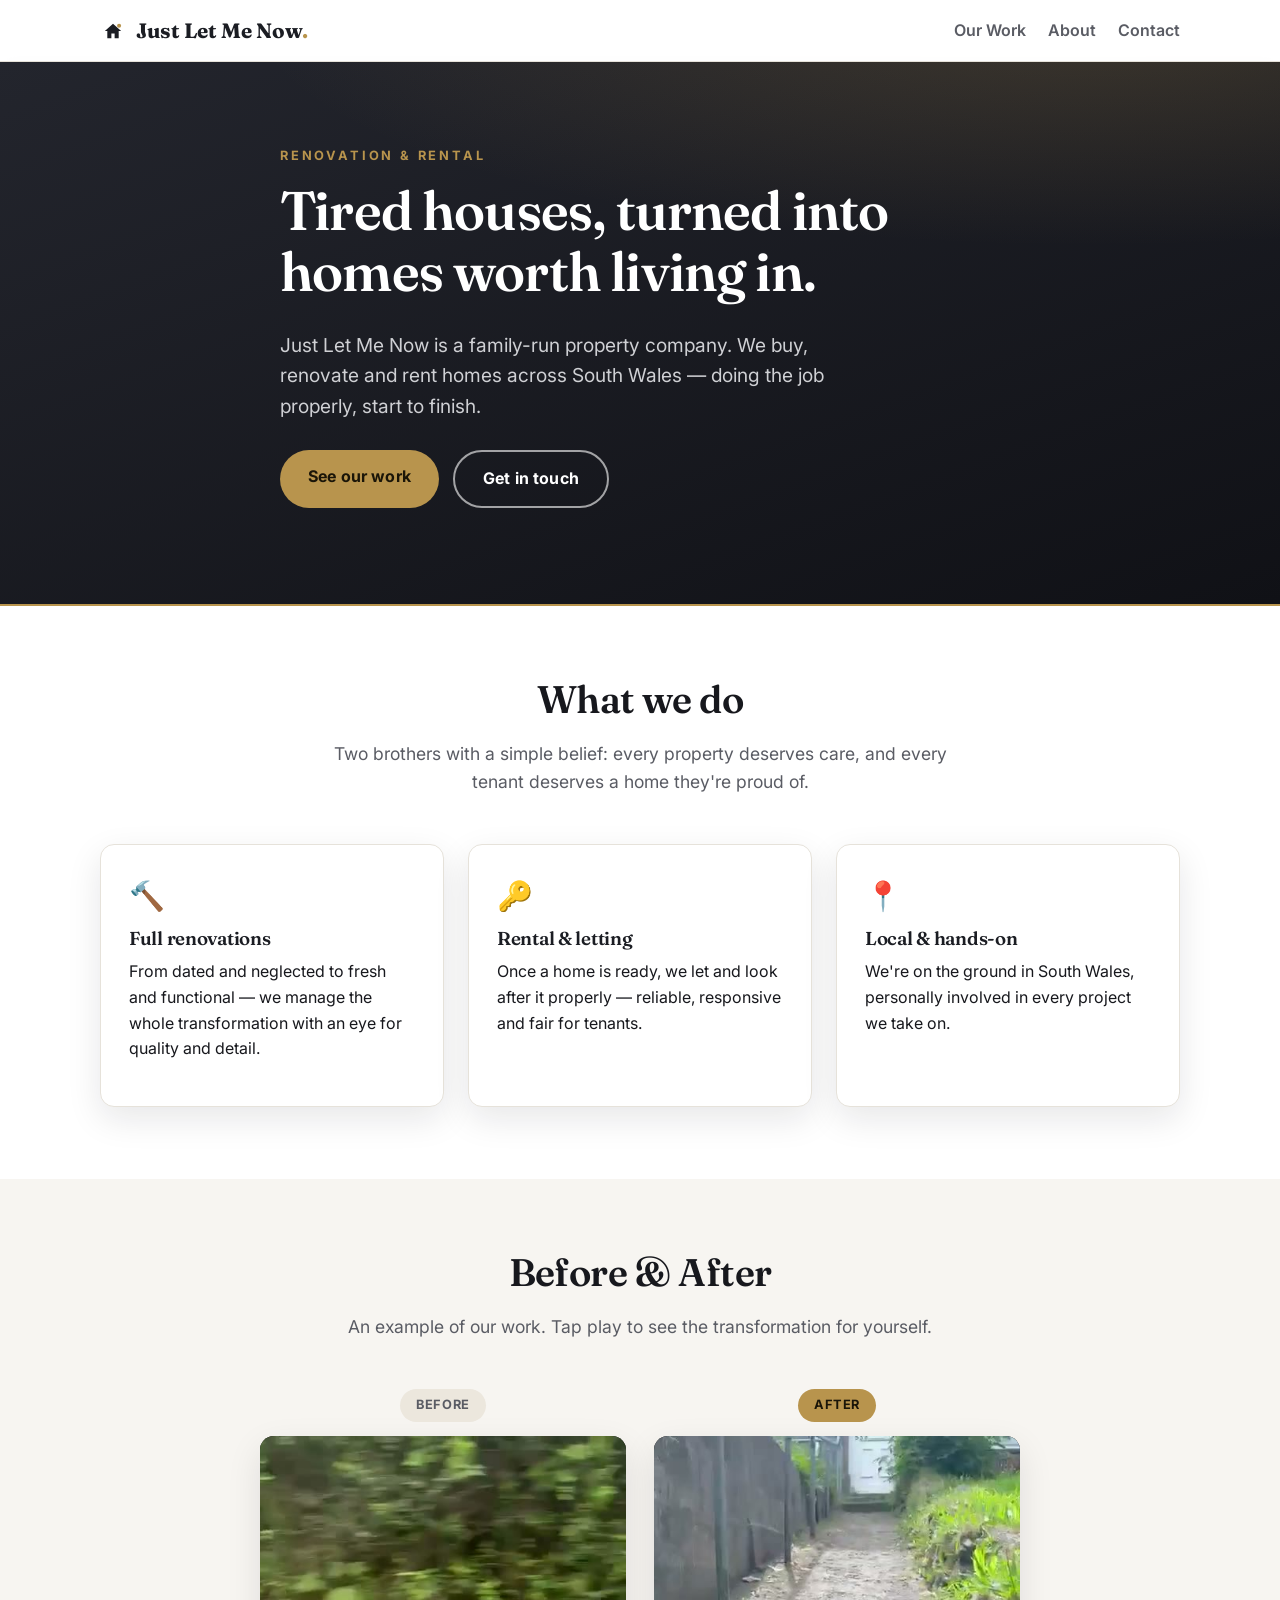
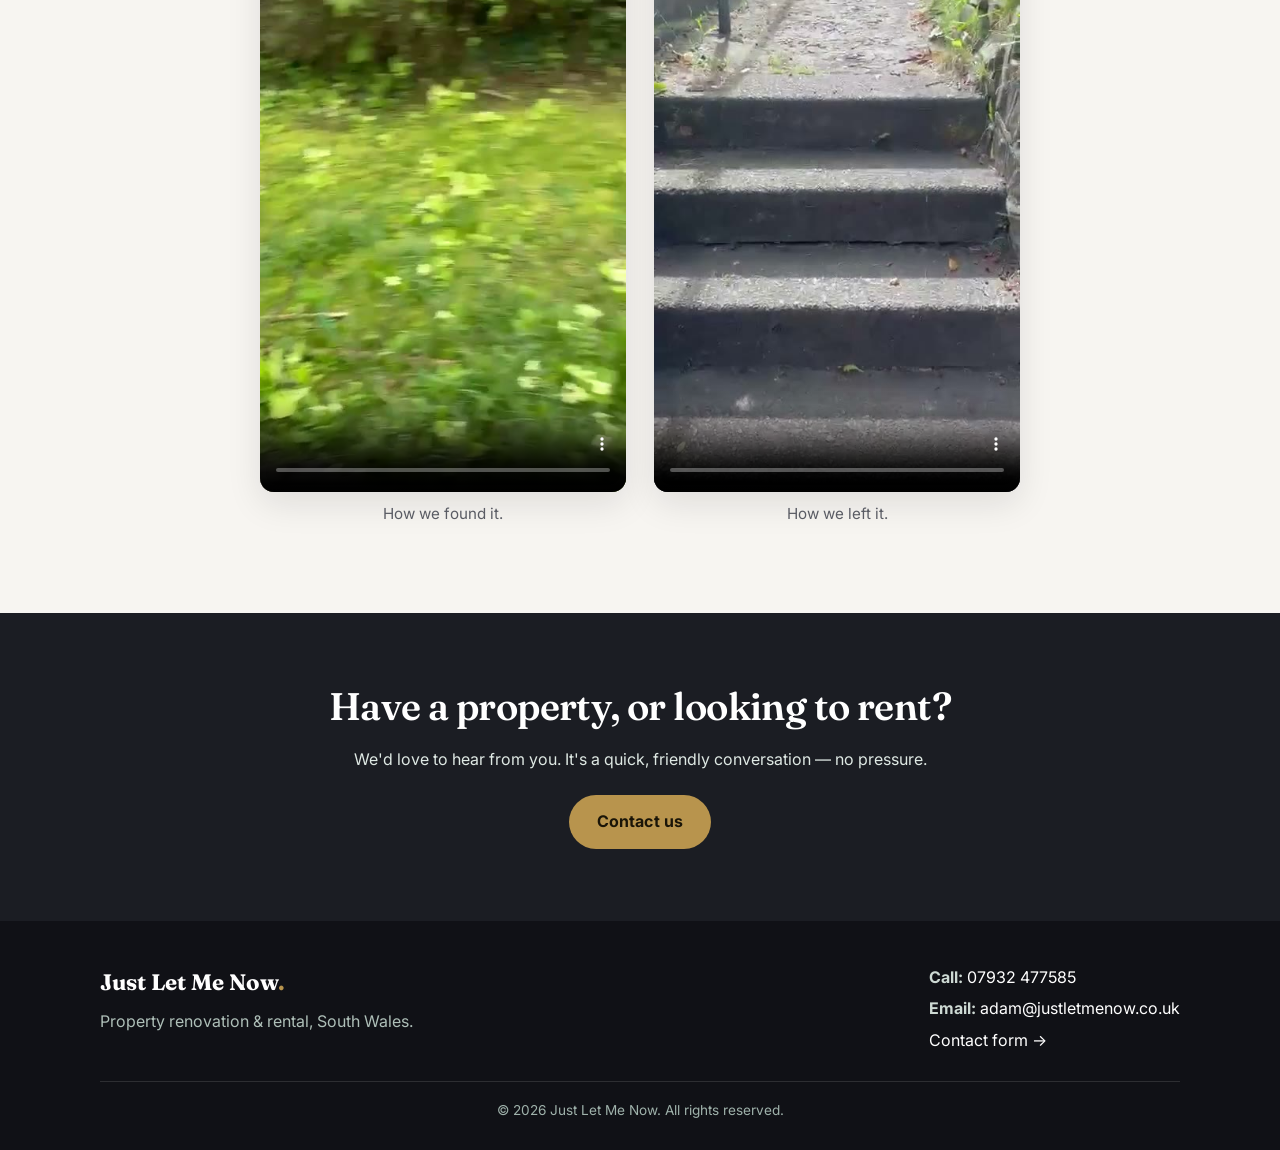
<file: index.html>
<!DOCTYPE html>
<html lang="en">
<head>
  <meta charset="UTF-8" />
  <meta name="viewport" content="width=device-width, initial-scale=1.0" />
  <title>Just Let Me Now — Property Renovation & Rental</title>
  <meta name="description" content="Just Let Me Now — a family-run property renovation and rental company. We transform tired houses into homes worth living in. See our before &amp; after." />
  <link rel="icon" href="assets/favicon.svg" type="image/svg+xml" />
  <link rel="preconnect" href="https://fonts.googleapis.com" />
  <link rel="preconnect" href="https://fonts.gstatic.com" crossorigin />
  <link href="https://fonts.googleapis.com/css2?family=Fraunces:opsz,wght@9..144,500;9..144,600;9..144,700&family=Inter:wght@400;500;600;700&display=swap" rel="stylesheet" />
  <link rel="stylesheet" href="styles.css" />
  <!-- Open Graph / social preview -->
  <meta property="og:title" content="Just Let Me Now — Property Renovation & Rental" />
  <meta property="og:description" content="We transform tired houses into homes worth living in. See our first renovation before &amp; after." />
  <meta property="og:type" content="website" />
  <meta property="og:url" content="https://justletmenow.co.uk/" />
  <meta property="og:image" content="https://justletmenow.co.uk/assets/after.jpg" />
</head>
<body>

  <header class="site-header">
    <nav class="nav">
      <a class="brand" href="index.html">
        <svg class="brand-mark" viewBox="0 0 64 64" width="26" height="26" aria-hidden="true">
          <path d="M32 14 L52 32 H46 V50 H36 V38 H28 V50 H18 V32 H12 Z" fill="#1b1d23"/>
          <circle cx="47" cy="19" r="5" fill="#b8944d"/>
        </svg>
        <span class="full">Just Let Me Now<span class="dot">.</span></span>
      </a>
      <div class="nav-links">
        <a href="#work">Our Work</a>
        <a href="#about">About</a>
        <a href="contact.html">Contact</a>
      </div>
    </nav>
  </header>

  <!-- Hero -->
  <section class="hero">
    <div class="container">
      <p class="eyebrow">Renovation &amp; Rental</p>
      <h1>Tired houses, turned into homes worth living in.</h1>
      <p class="lead">Just Let Me Now is a family-run property company. We buy, renovate and rent
        homes across South Wales — doing the job properly, start to finish.</p>
      <div class="hero-cta">
        <a class="btn" href="#work">See our work</a>
        <a class="btn btn-ghost" href="contact.html">Get in touch</a>
      </div>
    </div>
  </section>

  <!-- What we do -->
  <section id="about">
    <div class="container">
      <div class="section-head">
        <h2>What we do</h2>
        <p>Two brothers with a simple belief: every property deserves care, and every tenant
          deserves a home they're proud of.</p>
      </div>
      <div class="grid-3">
        <div class="card">
          <div class="ico" aria-hidden="true">🔨</div>
          <h3>Full renovations</h3>
          <p>From dated and neglected to fresh and functional — we manage the whole transformation
            with an eye for quality and detail.</p>
        </div>
        <div class="card">
          <div class="ico" aria-hidden="true">🔑</div>
          <h3>Rental &amp; letting</h3>
          <p>Once a home is ready, we let and look after it properly — reliable, responsive and
            fair for tenants.</p>
        </div>
        <div class="card">
          <div class="ico" aria-hidden="true">📍</div>
          <h3>Local &amp; hands-on</h3>
          <p>We're on the ground in South Wales, personally involved in every project we take on.</p>
        </div>
      </div>
    </div>
  </section>

  <!-- Before / After -->
  <section id="work" class="alt">
    <div class="container">
      <div class="section-head">
        <h2>Before &amp; After</h2>
        <p>An example of our work. Tap play to see the transformation for yourself.</p>
      </div>
      <div class="ba-grid">
        <div class="ba-item before">
          <span class="tag">Before</span>
          <video controls preload="none" poster="assets/before.jpg" playsinline>
            <source src="assets/before.mp4" type="video/mp4" />
            Your browser doesn't support embedded video.
          </video>
          <p class="ba-caption">How we found it.</p>
        </div>
        <div class="ba-item after">
          <span class="tag">After</span>
          <video controls preload="none" poster="assets/after.jpg" playsinline>
            <source src="assets/after.mp4" type="video/mp4" />
            Your browser doesn't support embedded video.
          </video>
          <p class="ba-caption">How we left it.</p>
        </div>
      </div>
    </div>
  </section>

  <!-- CTA band -->
  <section class="cta-band">
    <div class="container">
      <h2>Have a property, or looking to rent?</h2>
      <p>We'd love to hear from you. It's a quick, friendly conversation — no pressure.</p>
      <div style="margin-top:22px;">
        <a class="btn" href="contact.html">Contact us</a>
      </div>
    </div>
  </section>

  <footer class="site-footer">
    <div class="container">
      <div class="footer-grid">
        <div>
          <div class="footer-brand">Just Let Me Now<span class="dot">.</span></div>
          <p style="margin-top:8px; color:#aebfb8;">Property renovation &amp; rental, South Wales.</p>
        </div>
        <div>
          <p style="margin:0 0 6px;"><strong>Call:</strong> <a href="tel:+447932477585">07932 477585</a></p>
          <p style="margin:0 0 6px;"><strong>Email:</strong> <a href="mailto:adam@justletmenow.co.uk">adam@justletmenow.co.uk</a></p>
          <p style="margin:0;"><a href="contact.html">Contact form →</a></p>
        </div>
      </div>
      <div class="footer-bottom">
        © <span id="year">2026</span> Just Let Me Now. All rights reserved.
      </div>
    </div>
  </footer>

  <script>document.getElementById('year').textContent = new Date().getFullYear();</script>
</body>
</html>
</file>
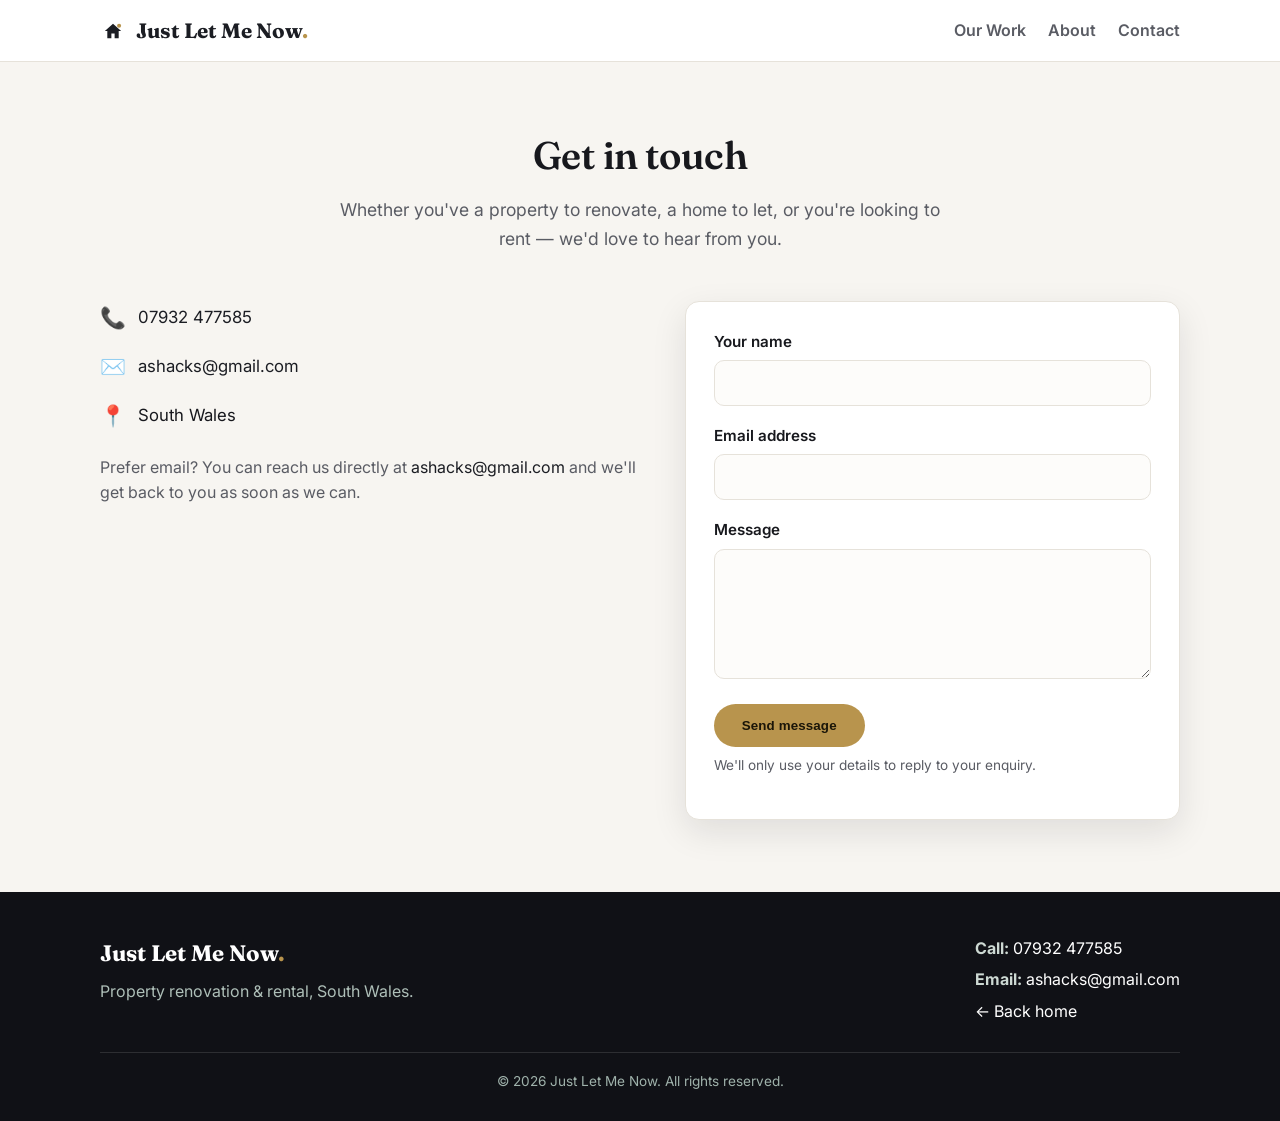
<file: contact.html>
<!DOCTYPE html>
<html lang="en">
<head>
  <meta charset="UTF-8" />
  <meta name="viewport" content="width=device-width, initial-scale=1.0" />
  <title>Contact — Just Let Me Now</title>
  <meta name="description" content="Get in touch with Just Let Me Now — property renovation and rental in South Wales. Call 07932 477585 or send us a message." />
  <link rel="icon" href="assets/favicon.svg" type="image/svg+xml" />
  <link rel="preconnect" href="https://fonts.googleapis.com" />
  <link rel="preconnect" href="https://fonts.gstatic.com" crossorigin />
  <link href="https://fonts.googleapis.com/css2?family=Fraunces:opsz,wght@9..144,500;9..144,600;9..144,700&family=Inter:wght@400;500;600;700&display=swap" rel="stylesheet" />
  <link rel="stylesheet" href="styles.css" />
</head>
<body>

  <header class="site-header">
    <nav class="nav">
      <a class="brand" href="index.html">
        <svg class="brand-mark" viewBox="0 0 64 64" width="26" height="26" aria-hidden="true">
          <path d="M32 14 L52 32 H46 V50 H36 V38 H28 V50 H18 V32 H12 Z" fill="#1b1d23"/>
          <circle cx="47" cy="19" r="5" fill="#b8944d"/>
        </svg>
        <span class="full">Just Let Me Now<span class="dot">.</span></span>
      </a>
      <div class="nav-links">
        <a href="index.html#work">Our Work</a>
        <a href="index.html#about">About</a>
        <a href="contact.html">Contact</a>
      </div>
    </nav>
  </header>

  <section class="alt">
    <div class="container">
      <div class="section-head">
        <h2>Get in touch</h2>
        <p>Whether you've a property to renovate, a home to let, or you're looking to rent — we'd
          love to hear from you.</p>
      </div>

      <div class="contact-wrap">
        <div class="contact-info">
          <div class="line"><span class="ico" aria-hidden="true">📞</span>
            <a href="tel:+447932477585">07932 477585</a></div>
          <div class="line"><span class="ico" aria-hidden="true">✉️</span>
            <a href="mailto:ashacks@gmail.com">ashacks@gmail.com</a></div>
          <div class="line"><span class="ico" aria-hidden="true">📍</span>
            South Wales</div>
          <p style="color:var(--ink-soft); margin-top:22px;">Prefer email? You can reach us
            directly at
            <a href="mailto:ashacks@gmail.com?subject=Enquiry%20from%20justletmenow.co.uk">ashacks@gmail.com</a>
            and we'll get back to you as soon as we can.</p>
        </div>

        <form class="contact-form" method="post" action="contact.php" id="form">
          <div id="alert-ok" class="alert ok" style="display:none;">
            Thanks — your message has been sent. We'll be in touch soon.
          </div>
          <div id="alert-err" class="alert err" style="display:none;">
            Sorry, something went wrong. Please call us on 07932 477585 or email
            <a href="mailto:ashacks@gmail.com">ashacks@gmail.com</a> directly.
          </div>

          <div class="field">
            <label for="name">Your name</label>
            <input type="text" id="name" name="name" required />
          </div>
          <div class="field">
            <label for="email">Email address</label>
            <input type="email" id="email" name="email" required />
          </div>
          <div class="field">
            <label for="message">Message</label>
            <textarea id="message" name="message" required></textarea>
          </div>
          <!-- Honeypot: hidden from humans, tempting to bots -->
          <div class="hp" aria-hidden="true">
            <label>Website<input type="text" name="website" tabindex="-1" autocomplete="off" /></label>
          </div>
          <button type="submit" class="btn">Send message</button>
          <p class="form-note">We'll only use your details to reply to your enquiry.</p>
        </form>
      </div>
    </div>
  </section>

  <footer class="site-footer">
    <div class="container">
      <div class="footer-grid">
        <div>
          <div class="footer-brand">Just Let Me Now<span class="dot">.</span></div>
          <p style="margin-top:8px; color:#aebfb8;">Property renovation &amp; rental, South Wales.</p>
        </div>
        <div>
          <p style="margin:0 0 6px;"><strong>Call:</strong> <a href="tel:+447932477585">07932 477585</a></p>
          <p style="margin:0 0 6px;"><strong>Email:</strong> <a href="mailto:ashacks@gmail.com">ashacks@gmail.com</a></p>
          <p style="margin:0;"><a href="index.html">← Back home</a></p>
        </div>
      </div>
      <div class="footer-bottom">
        © <span id="year">2026</span> Just Let Me Now. All rights reserved.
      </div>
    </div>
  </footer>

  <script>
    document.getElementById('year').textContent = new Date().getFullYear();
    // Show success / error banner based on where contact.php redirected us.
    var q = new URLSearchParams(window.location.search);
    if (q.get('sent') === '1') {
      document.getElementById('alert-ok').style.display = 'block';
      document.getElementById('form').scrollIntoView();
    } else if (q.get('error')) {
      document.getElementById('alert-err').style.display = 'block';
      document.getElementById('form').scrollIntoView();
    }
  </script>
</body>
</html>
</file>
<file: styles.css>
/* Just Let Me Now — property renovation & rental
   Clean, modern, mobile-first theme */

:root {
  --bg: #ffffff;
  --bg-alt: #f7f5f1;      /* warm off-white / paper */
  --ink: #17181d;         /* near-black charcoal */
  --ink-soft: #5a5c64;
  --accent: #b8944d;      /* refined brass */
  --accent-dark: #9a7938;
  --brand: #1b1d23;       /* charcoal ink */
  --brand-dark: #101116;
  --line: #e6e2da;
  --radius: 14px;
  --shadow: 0 12px 34px rgba(23, 24, 29, 0.10);
  --maxw: 1120px;
  --font: "Inter", -apple-system, BlinkMacSystemFont, "Segoe UI", Roboto, Helvetica, Arial, sans-serif;
  --font-head: "Fraunces", Georgia, "Times New Roman", serif;
}

* { box-sizing: border-box; }

html { scroll-behavior: smooth; }

body {
  margin: 0;
  font-family: var(--font);
  color: var(--ink);
  background: var(--bg);
  line-height: 1.6;
  -webkit-font-smoothing: antialiased;
}

img, video { max-width: 100%; display: block; }

a { color: var(--brand); text-decoration: none; }
a:hover { color: var(--accent-dark); }

h1, h2, h3 { font-family: var(--font-head); font-weight: 600; line-height: 1.12; margin: 0 0 .5em; letter-spacing: -0.015em; }
h1 { font-size: clamp(2rem, 5vw, 3.4rem); }
h2 { font-size: clamp(1.6rem, 3.5vw, 2.4rem); }
p { margin: 0 0 1em; }

.container { width: 100%; max-width: var(--maxw); margin: 0 auto; padding: 0 20px; }

/* ---- Buttons ---- */
.btn {
  display: inline-block;
  background: var(--accent);
  color: #1a1508;
  padding: 14px 28px;
  border-radius: 999px;
  font-weight: 700;
  letter-spacing: .01em;
  border: none;
  cursor: pointer;
  transition: transform .15s ease, background .2s ease;
}
.btn:hover { background: var(--accent-dark); color: #fff; transform: translateY(-2px); }
.btn-ghost {
  background: transparent;
  color: var(--brand);
  border: 2px solid var(--brand);
}
.btn-ghost:hover { background: var(--brand); color: #fff; }

/* ---- Header ---- */
.site-header {
  position: sticky; top: 0; z-index: 50;
  background: rgba(255,255,255,.9);
  backdrop-filter: blur(8px);
  border-bottom: 1px solid var(--line);
}
.nav {
  display: flex; align-items: center; justify-content: space-between;
  padding: 14px 20px; max-width: var(--maxw); margin: 0 auto;
}
.brand { display: flex; align-items: center; gap: 10px; font-family: var(--font-head); font-weight: 700; font-size: 1.3rem; color: var(--brand); }
.brand .dot { color: var(--accent); }
.brand:hover { color: var(--brand-dark); }
.nav-links { display: flex; gap: 22px; align-items: center; }
.nav-links a { color: var(--ink-soft); font-weight: 600; }
.nav-links a:hover { color: var(--accent-dark); }

/* ---- Hero ---- */
.hero {
  background:
    radial-gradient(120% 80% at 85% -10%, rgba(184,148,77,.22) 0%, rgba(184,148,77,0) 55%),
    linear-gradient(160deg, #23252d 0%, var(--brand-dark) 100%);
  color: #fff;
  padding: 84px 0 96px;
  position: relative;
  overflow: hidden;
  border-bottom: 2px solid var(--accent);
}
.hero .container { position: relative; z-index: 2; max-width: 760px; }
.hero .eyebrow {
  text-transform: uppercase; letter-spacing: .22em; font-size: .8rem;
  color: var(--accent); font-weight: 700; margin-bottom: 14px;
}
.hero h1 { color: #fff; }
.hero p.lead { font-size: 1.2rem; color: #cfd0d4; max-width: 560px; }
.hero-cta { display: flex; gap: 14px; flex-wrap: wrap; margin-top: 28px; }
.hero-cta .btn-ghost { color: #fff; border-color: rgba(255,255,255,.6); }
.hero-cta .btn-ghost:hover { background: #fff; color: var(--brand); }

/* ---- Sections ---- */
section { padding: 72px 0; }
.section-head { max-width: 620px; margin: 0 auto 48px; text-align: center; }
.section-head p { color: var(--ink-soft); font-size: 1.1rem; }
.alt { background: var(--bg-alt); }

/* ---- Features ---- */
.grid-3 { display: grid; grid-template-columns: repeat(3, 1fr); gap: 24px; }
.card {
  background: #fff; border: 1px solid var(--line); border-radius: var(--radius);
  padding: 28px; box-shadow: var(--shadow);
}
.card h3 { color: var(--brand); }
.card .ico { font-size: 1.8rem; margin-bottom: 10px; }

/* ---- Before / After ---- */
.ba-grid {
  display: grid; grid-template-columns: repeat(2, 1fr); gap: 28px;
  max-width: 760px; margin: 0 auto;
}
.ba-item { text-align: center; }
.ba-item .tag {
  display: inline-block; font-weight: 700; letter-spacing: .05em;
  text-transform: uppercase; font-size: .8rem; padding: 6px 16px;
  border-radius: 999px; margin-bottom: 14px;
}
.ba-item.before .tag { background: #ece7dd; color: var(--ink-soft); }
.ba-item.after  .tag { background: var(--accent); color: #1a1508; }
.ba-item video {
  width: 100%; border-radius: var(--radius); box-shadow: var(--shadow);
  background: #000; aspect-ratio: 464 / 832;
}
.ba-caption { color: var(--ink-soft); margin-top: 10px; font-size: .95rem; }

/* ---- Contact ---- */
.contact-wrap { display: grid; grid-template-columns: 1.1fr 1fr; gap: 40px; align-items: start; }
.contact-info .line { display: flex; align-items: center; gap: 12px; margin-bottom: 16px; font-size: 1.05rem; }
.contact-info .line .ico { font-size: 1.3rem; }
form.contact-form { background: #fff; border: 1px solid var(--line); border-radius: var(--radius); padding: 28px; box-shadow: var(--shadow); }
.field { margin-bottom: 18px; }
.field label { display: block; font-weight: 600; margin-bottom: 6px; font-size: .95rem; }
.field input, .field textarea {
  width: 100%; padding: 12px 14px; border: 1px solid var(--line);
  border-radius: 10px; font-family: inherit; font-size: 1rem; background: #fdfcfa;
}
.field input:focus, .field textarea:focus { outline: none; border-color: var(--accent); box-shadow: 0 0 0 3px rgba(217,122,52,.15); }
.field textarea { min-height: 130px; resize: vertical; }
.hp { position: absolute; left: -9999px; }  /* honeypot */
.form-note { font-size: .85rem; color: var(--ink-soft); margin-top: 8px; }
.alert { padding: 14px 18px; border-radius: 10px; margin-bottom: 22px; font-weight: 600; }
.alert.ok { background: #e6f4ec; color: #1f6b45; border: 1px solid #bfe3ce; }
.alert.err { background: #fbe9e7; color: #a3372c; border: 1px solid #f2c6c0; }

/* ---- CTA band ---- */
.cta-band { background: var(--brand); color: #fff; text-align: center; }
.cta-band h2 { color: #fff; }
.cta-band p { color: #dfe9e4; }

/* ---- Footer ---- */
.site-footer { background: var(--brand-dark); color: #cdd9d3; padding: 44px 0 28px; }
.footer-grid { display: flex; justify-content: space-between; flex-wrap: wrap; gap: 24px; }
.site-footer a { color: #fff; }
.site-footer a:hover { color: var(--accent); }
.footer-brand { font-family: var(--font-head); font-weight: 700; font-size: 1.4rem; color: #fff; }
.footer-brand .dot { color: var(--accent); }
.footer-bottom { border-top: 1px solid rgba(255,255,255,.12); margin-top: 28px; padding-top: 18px; font-size: .85rem; color: #9fb2ab; text-align: center; }

/* ---- Responsive ---- */
@media (max-width: 820px) {
  .grid-3 { grid-template-columns: 1fr; }
  .contact-wrap { grid-template-columns: 1fr; }
  .nav-links { gap: 14px; font-size: .95rem; }
}
@media (max-width: 560px) {
  .ba-grid { grid-template-columns: 1fr; max-width: 360px; }
  .brand span.full { display: none; }
  section { padding: 54px 0; }
}
</file>
